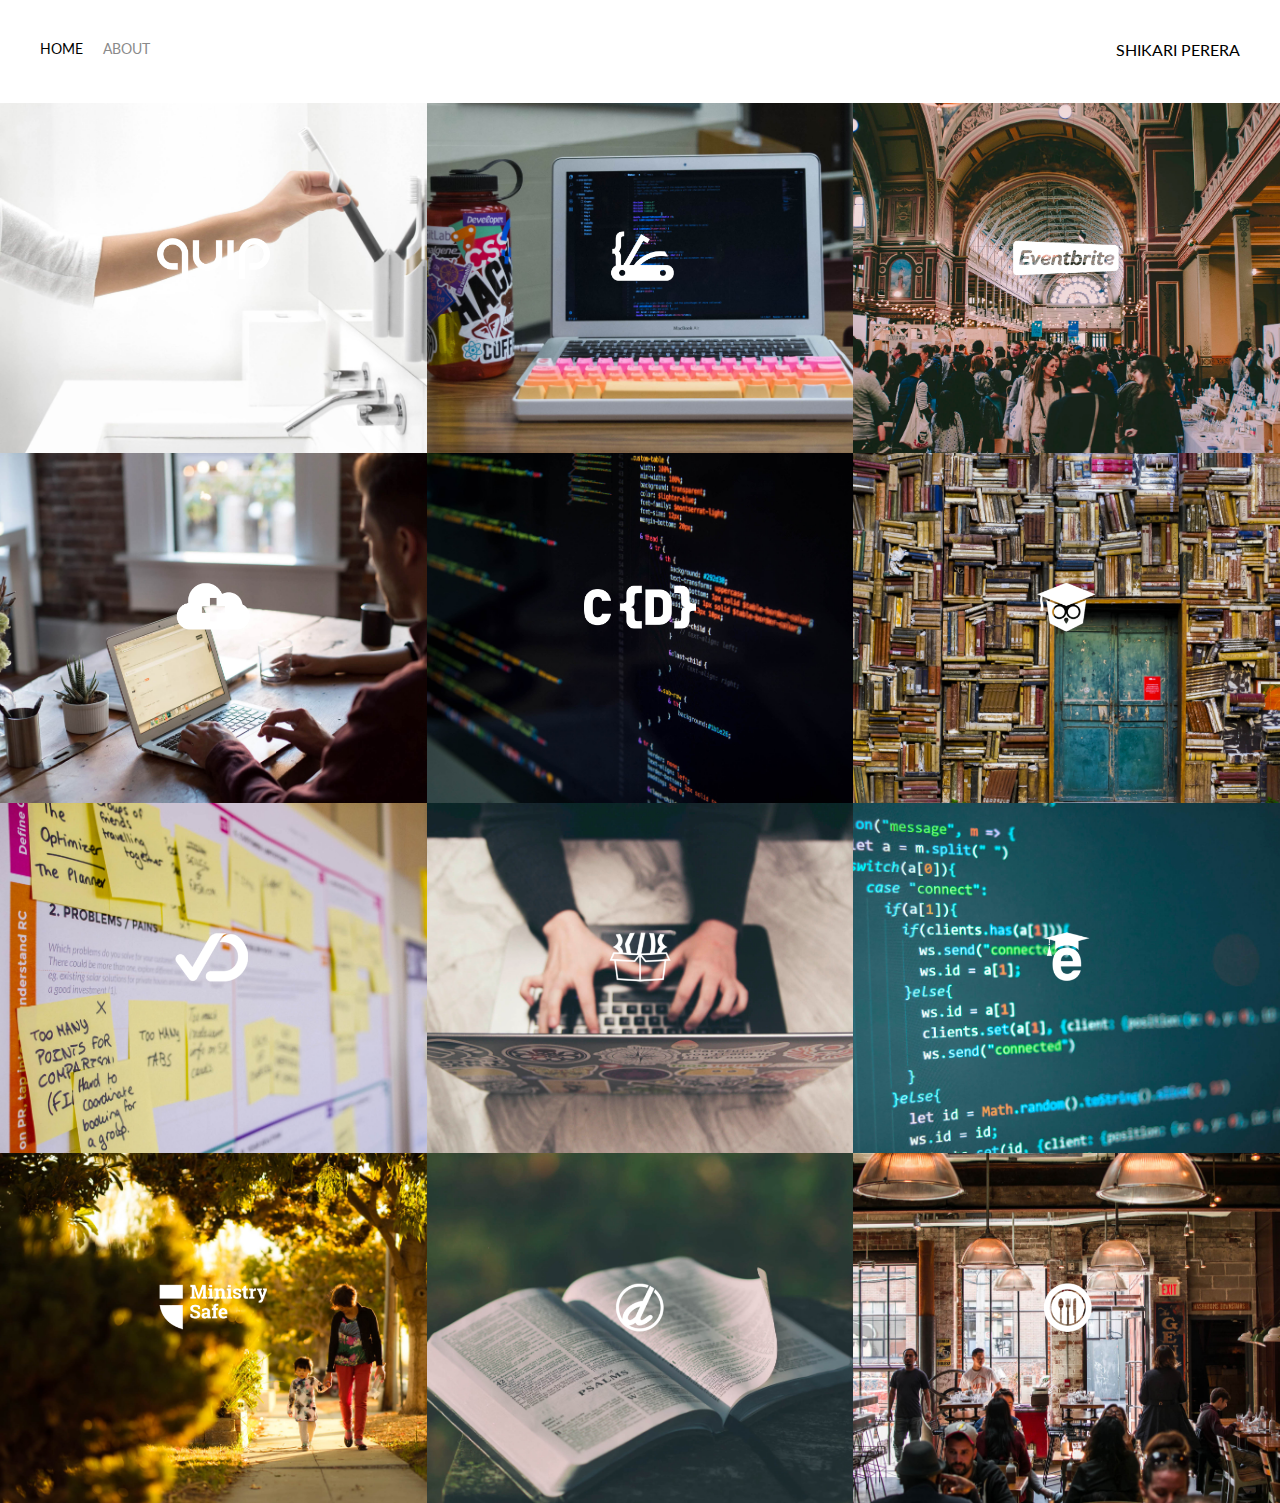
<file: index.html>
<!DOCTYPE html>
<html>
<head>
  <meta charset="utf-8" />
  <title>Page Title</title>

<link rel="preconnect" href="https://fonts.gstatic.com">
<link href="https://fonts.googleapis.com/css2?family=Lato&display=swap" rel="stylesheet">
  <link rel="stylesheet" href="styles.css">
</head>

<body>
  <div class="container">
    <div class="nav-wrapper">
      <div class="left-side">
        <div class="nav-link-wrapper active-nav-link">
          <a href="index.html">Home</a>
        </div>

        <div class="nav-link-wrapper">
          <a href="about.html">About</a>
        </div>
      </div>

      <div class="right-side">
        <div class="brand">
         <div> SHIKARI PERERA</div>
      </div>
    </div>
    </div>

    <div class="content-wrapper">
      <div class="portfolio-items-wrapper">

        <div class="portfolio-item-wrapper">
          <div class="portfolio-img-background" style="background-image:url(images/portfolio1.jpg)"></div>

          <div class="img-text-wrapper">
            <div class="logo-wrapper">
              <img src="images/logos/quip.png" alt="">
            </div>

            <div class="subtitle">I am a thriving undergraduate.</div>
          </div>
        </div>

        <div class="portfolio-item-wrapper">
          <div class="portfolio-img-background" style="background-image:url(images/portfolio2.jpg)"></div>
          <div class="img-text-wrapper">
            <div class="logo-wrapper">
              <img src="images/logos/devcamp.png" alt="">
            </div>

            <div class="subtitle">I am a thriving undergraduate.</div>
          </div>
        </div>

        <div class="portfolio-item-wrapper">
          <div class="portfolio-img-background" style="background-image:url(images/portfolio3.jpg)"></div>
          <div class="img-text-wrapper">
            <div class="logo-wrapper">
              <img src="images/logos/eventbrite.png" alt="">
            </div>

            <div class="subtitle">I am a thriving undergraduate.</div>
          </div>
        </div>

        <div class="portfolio-item-wrapper">
          <div class="portfolio-img-background" style="background-image:url(images/portfolio4.jpg)"></div>
          <div class="img-text-wrapper">
            <div class="logo-wrapper">
              <img src="images/logos/shop-hacker.png" alt="">
            </div>

            <div class="subtitle">I am a thriving undergraduate.</div>
          </div>
        </div>

        <div class="portfolio-item-wrapper">
          <div class="portfolio-img-background" style="background-image:url(images/portfolio5.jpg)"></div>
          <div class="img-text-wrapper">
            <div class="logo-wrapper">
              <img src="images/logos/crondose.png" alt="">
            </div>

            <div class="subtitle">I am a thriving undergraduate.</div>
          </div>
        </div>

        <div class="portfolio-item-wrapper">
          <div class="portfolio-img-background" style="background-image:url(images/portfolio6.jpg)"></div>
          <div class="img-text-wrapper">
            <div class="logo-wrapper">
              <img src="images/logos/dailysmarty.png" alt="">
            </div>

            <div class="subtitle">I am a thriving undergraduate.</div>
          </div>
        </div>

        <div class="portfolio-item-wrapper">
          <div class="portfolio-img-background" style="background-image:url(images/portfolio7.jpg)"></div>
          <div class="img-text-wrapper">
            <div class="logo-wrapper">
              <img src="images/logos/dashtrack.png" alt="">
            </div>

            <div class="subtitle">I am a thriving undergraduate.</div>
          </div>
        </div>

        <div class="portfolio-item-wrapper">
          <div class="portfolio-img-background" style="background-image:url(images/portfolio8.jpg)"></div>
          <div class="img-text-wrapper">
            <div class="logo-wrapper">
              <img src="images/logos/devtrunk.png" alt="">
            </div>

            <div class="subtitle">I am a thriving undergraduate.</div>
          </div>
        </div>

        <div class="portfolio-item-wrapper">
          <div class="portfolio-img-background" style="background-image:url(images/portfolio9.jpg)"></div>
          <div class="img-text-wrapper">
            <div class="logo-wrapper">
              <img src="images/logos/edutechional.png" alt="">
            </div>

            <div class="subtitle">I am a thriving undergraduate.</div>
          </div>
        </div>

        <div class="portfolio-item-wrapper">
          <div class="portfolio-img-background" style="background-image:url(images/portfolio10.jpg)"></div>
          <div class="img-text-wrapper">
            <div class="logo-wrapper">
              <img src="images/logos/ministry-safe.png" alt="">
            </div>

            <div class="subtitle">I am a thriving undergraduate.</div>
          </div>
        </div>

        <div class="portfolio-item-wrapper">
          <div class="portfolio-img-background" style="background-image:url(images/portfolio11.jpg)"></div>
          <div class="img-text-wrapper">
            <div class="logo-wrapper">
              <img src="images/logos/open-devos.png" alt="">
            </div>

            <div class="subtitle">I am a thriving undergraduate.</div>
          </div>
        </div>

        <div class="portfolio-item-wrapper">
          <div class="portfolio-img-background" style="background-image:url(images/portfolio12.jpg)"></div>
          <div class="img-text-wrapper">
            <div class="logo-wrapper">
              <img src="images/logos/toastability.png" alt="">
            </div>

            <div class="subtitle">I am a thriving undergraduate.</div>
          </div>
        </div>

      </div>
    </div>
  </div>

</body>
 <script> 
  const portfolioItems = document.querySelectorAll('.portfolio-item-wrapper')
portfolioItems.forEach(portfolioItem => {
  portfolioItem.addEventListener('mouseover', () => {
 console.log(portfolioItem.childNodes[1].classList);
portfolioItem.childNodes[1].classList.add('img-darken');
  })
  portfolioItem.addEventListener('mouseout', () => {
 
portfolioItem.childNodes[1].classList.remove('img-darken');
  })
})
</script>

</html>
</file>
<file: styles.css>
/* Master Styles */ 
 body {
  font-family: 'Lato', sans-serif;
  margin: 0px;
 }

.container {
  display: grid;
  grid-template-columns: 1fr;
}

 /* Nav Styles */ 
 .nav-wrapper {
  display: flex;
  justify-content: space-between;
  padding: 38px; 
 }

 .left-side {
  display: flex;
 }


  .nav-wrapper > .left-side > div {
  margin-right: 20px;
  font-size: 0.9em;
  text-transform: uppercase;

 }

 .nav-link-wrapper {
  height: 22px;
  border-bottom: 1px solid transparent;
  transition: border-bottom 0.5s;
 }

 .nav-link-wrapper a {
color: #8a8a8a;
text-decoration: none;
transition: color 0.5s;
 }

 .nav-link-wrapper:hover {
  border-bottom: 1px solid black;

 }

  .nav-link-wrapper a:hover {
    color:black;
  }

  .active-nav-link {
    border-bottom: 1px solid black;
  }

    .active-nav-link a{
    color: black !important;
  }

 /* Portfolio Styles */ 


 .portfolio-items-wrapper {
  display: grid;
  grid-template-columns: 1fr 1fr 1fr;

 }
  
.portfolio-item-wrapper {
  position: relative;

 }
  
 .portfolio-img-background {
  height: 350px;
  width: 100%;
  background-size: cover;
  background-position: center;
  background-repeat: no-repeat;

 }
  
 .img-text-wrapper {
  position: absolute;
  top: 0;
  display: flex;
  flex-direction: column;
  justify-content: center;
  align-items: center;
  height: 100%;
  text-align: center;
  padding-left: 100px;
  padding-right: 100px;
}
  /* Master Styles */ 
 body {
  margin: 0px;
 }

.container {
  display: grid;
  grid-template-columns: 1fr;
}

 /* Nav Styles */ 
 .nav-wrapper {
  display: flex;
  justify-content: space-between;
  padding: 40px; 
 }

 .left-side {
  display: flex;
 }


  .nav-wrapper > .left-side > div {
  margin: right; 20px;
  font-size: 0.9em;
  text-transform: uppercase;

 }

 .nav-link-wrapper {
  height: 22px;
  border-bottom: 1px solid transparent;
  transition: border-bottom 0.5s;
 }

 .nav-link-wrapper a {
color: #8a8a8a;
text-decoration: none;
transition: color 0.5s;
 }

 .nav-link-wrapper:hover {
  border-bottom: 1px solid black;

 }

  .nav-link-wrapper a:hover {
    color:black;
  }

 /* Portfolio Styles */ 


 .portfolio-items-wrapper {
  display: grid;
  grid-template-columns: 1fr 1fr 1fr;

 }
  
.portfolio-item-wrapper {
  position: relative;

 }
  
 .portfolio-img-background {
  height: 350px;
  width: 100%;
  background-size: cover;
  background-position: center;
  background-repeat: no-repeat;

 }
  
 .img-text-wrapper {
  position: absolute;
  top: 0;
  display: flex;
  flex-direction: column;
  justify-content: center;
  align-items: center;
  height: 100%;
  text-align: center;
  padding-left: 100px;
  padding-right: 100px;
 }

 .logo-wrapper img{
  width: 50%;
  margin-bottom: 20px;

 }

 /* needs to be more specific with selector */
.img-text-wrapper .subtitle {
  transition: 1s;
  font-weight: 600;
  color: transparent;

}

 .img-text-wrapper:hover .subtitle {
  font-weight: 600;
  color: lightseagreen;


 }

 .img-darken {
  transition: 1s;
  filter: brightness(10%);
 }

 /* About Page Styles */
 .two-column-wrapper {
  display: grid;
  grid-template-columns: 1fr 1fr;

 }

 .profile-image-wrapper img {
  width: 100%;
 }

 .profile-content-wrapper {
  padding: 30px;
 }

 .profile-content-wrapper h1 {
  color: lightseagreen;
 }
</file>
